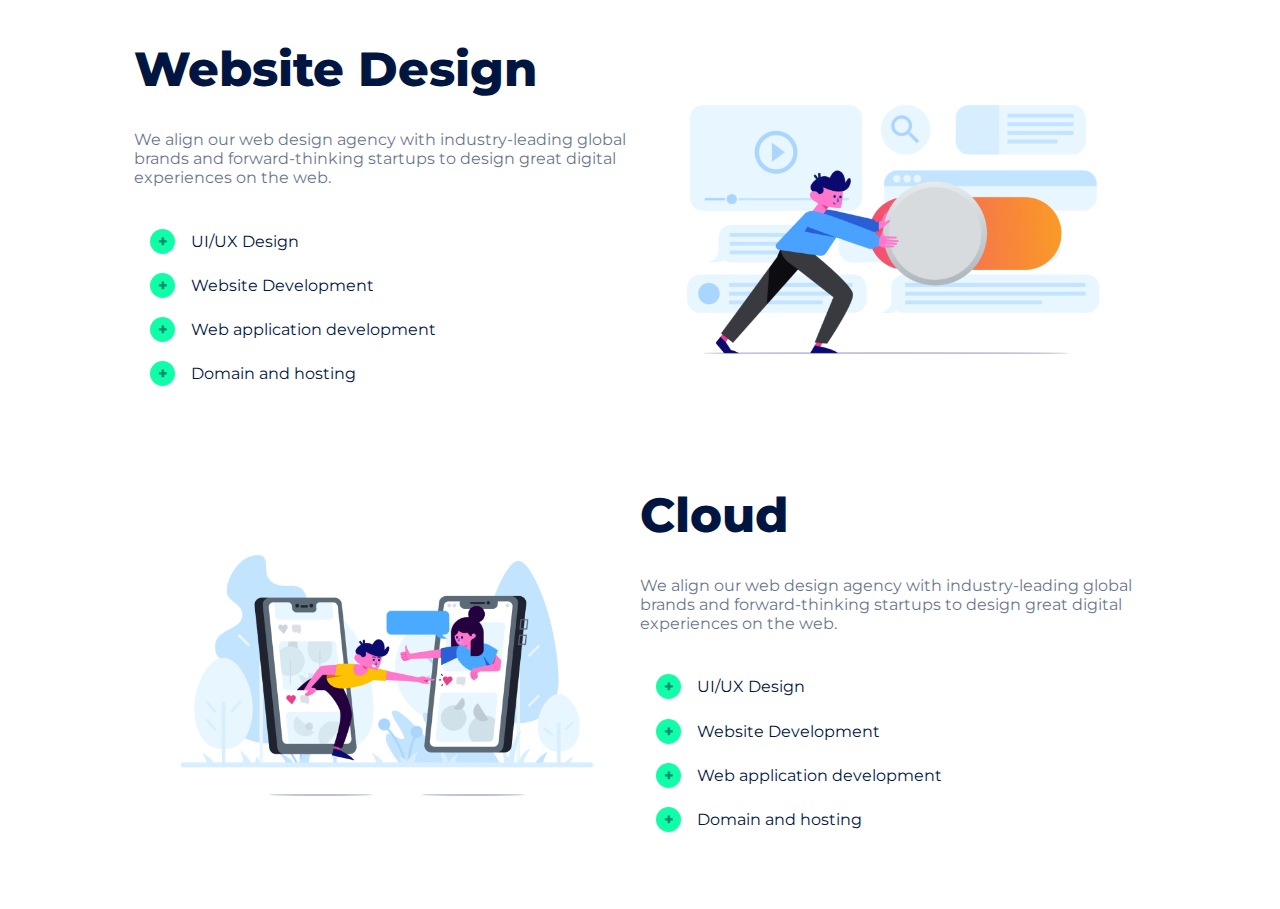
<file: index.html>
<!DOCTYPE html>
<html lang="en">
  <head>
    <title>Document</title>
    <style></style>
    <link rel="stylesheet" href="style.css" />
  </head>
  <body>
    <div class="main">
      <div class="container">
        <div class="left">
          <div class="heading">Website Design</div>
          <div class="description">
            We align our web design agency with industry-leading global brands
            and forward-thinking startups to design great digital experiences on
            the web.
          </div>
          <div class="point-container">
            <div class="point">
              <span class="bullet">+</span>
              <span>UI/UX Design</span>
            </div>
            <div class="point">
              <span class="bullet">+</span>
              <span>Website Development</span>
            </div>
            <div class="point">
              <span class="bullet">+</span>
              <span>Web application development</span>
            </div>
            <div class="point">
              <span class="bullet">+</span>
              <span>Domain and hosting</span>
            </div>
          </div>
        </div>
        <div class="right"><img src="1.png" /></div>
      </div>
    </div>

    <!-- 2 -->

    <div class="main">
      <div class="container2">
        <div class="left">
          <div class="heading">Cloud</div>
          <div class="description">
            We align our web design agency with industry-leading global brands
            and forward-thinking startups to design great digital experiences on
            the web.
          </div>
          <div class="point-container">
            <div class="point">
              <span class="bullet">+</span>
              <span>UI/UX Design</span>
            </div>
            <div class="point">
              <span class="bullet">+</span>
              <span>Website Development</span>
            </div>
            <div class="point">
              <span class="bullet">+</span>
              <span>Web application development</span>
            </div>
            <div class="point">
              <span class="bullet">+</span>
              <span>Domain and hosting</span>
            </div>
          </div>
        </div>
        <div class="right"><img src="2.png" /></div>
      </div>
    </div>
  </body>
</html>
</file>
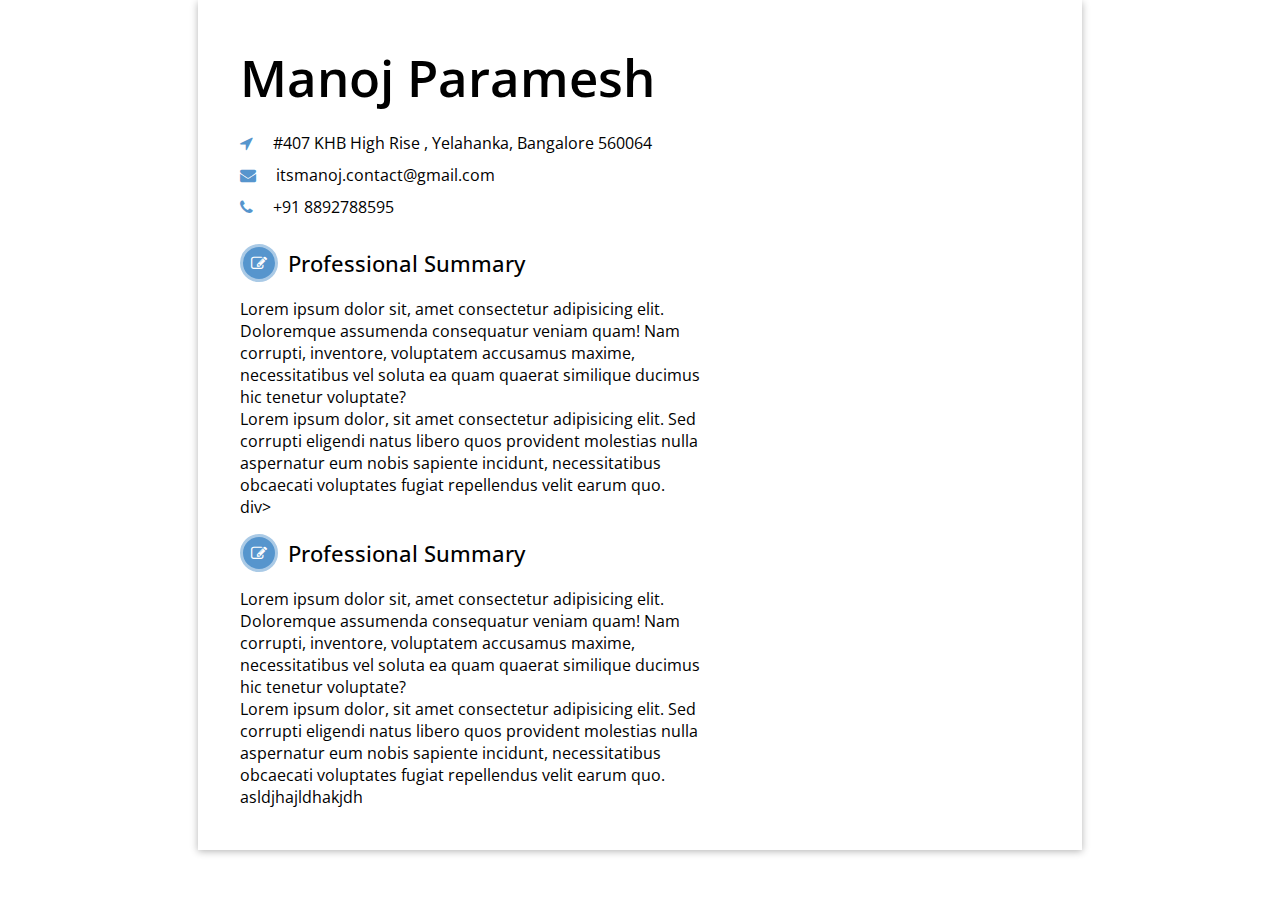
<file: resume/index.html>
<!DOCTYPE html>
<html>
  <head>
    <link rel="stylesheet" href="style.css" />
    <link
      rel="stylesheet"
      href="https://cdnjs.cloudflare.com/ajax/libs/font-awesome/4.3.0/css/font-awesome.min.css"
    />
  </head>
  <body>
    <div class="container">
      <div class="page">
        <div class="section1">
          <div class="name">Manoj Paramesh</div>
          <div class="pdetails">
            <span><i class="fa fa-location-arrow iconBlue"></i></span>
            <span class="details"
              >#407 KHB High Rise , Yelahanka, Bangalore 560064</span
            >
          </div>
          <div class="pdetails">
            <span><i class="fa fa-envelope iconBlue"></i></span>
            <span class="details">itsmanoj.contact@gmail.com</span>
          </div>
          <div class="pdetails">
            <span><i class="fa fa-phone iconBlue"></i></span>
            <span class="details">+91 8892788595</span>
          </div>
        </div>

        <!-- section 2  -->

        <div class="wrapper">
          <div class="left">
            <div>
              <div class="heading">
                <span class="outerBlue">
                  <i class="fa fa-pencil-square-o white"></i>
                </span>
                <span class="subHeading">Professional Summary</span>
              </div>
              <div>
                <p>
                  Lorem ipsum dolor sit, amet consectetur adipisicing elit.
                  Doloremque assumenda consequatur veniam quam! Nam corrupti,
                  inventore, voluptatem accusamus maxime, necessitatibus vel
                  soluta ea quam quaerat similique ducimus hic tenetur
                  voluptate?
                </p>
                <p>
                  Lorem ipsum dolor, sit amet consectetur adipisicing elit. Sed
                  corrupti eligendi natus libero quos provident molestias nulla
                  aspernatur eum nobis sapiente incidunt, necessitatibus
                  obcaecati voluptates fugiat repellendus velit earum quo.
                </p>
              </div>
            </div>
            div>
              <div class="heading">
                <span class="outerBlue">
                  <i class="fa fa-pencil-square-o white"></i>
                </span>
                <span class="subHeading">Professional Summary</span>
              </div>
              <div>
                <p>
                  Lorem ipsum dolor sit, amet consectetur adipisicing elit.
                  Doloremque assumenda consequatur veniam quam! Nam corrupti,
                  inventore, voluptatem accusamus maxime, necessitatibus vel
                  soluta ea quam quaerat similique ducimus hic tenetur
                  voluptate?
                </p>
                <p>
                  Lorem ipsum dolor, sit amet consectetur adipisicing elit. Sed
                  corrupti eligendi natus libero quos provident molestias nulla
                  aspernatur eum nobis sapiente incidunt, necessitatibus
                  obcaecati voluptates fugiat repellendus velit earum quo.
                </p>
              </div>
            </div>
          </div>
          <div class="right">asldjhajldhakjdh</div>
        </div>
      </div>
    </div>
  </body>
</html>
</file>
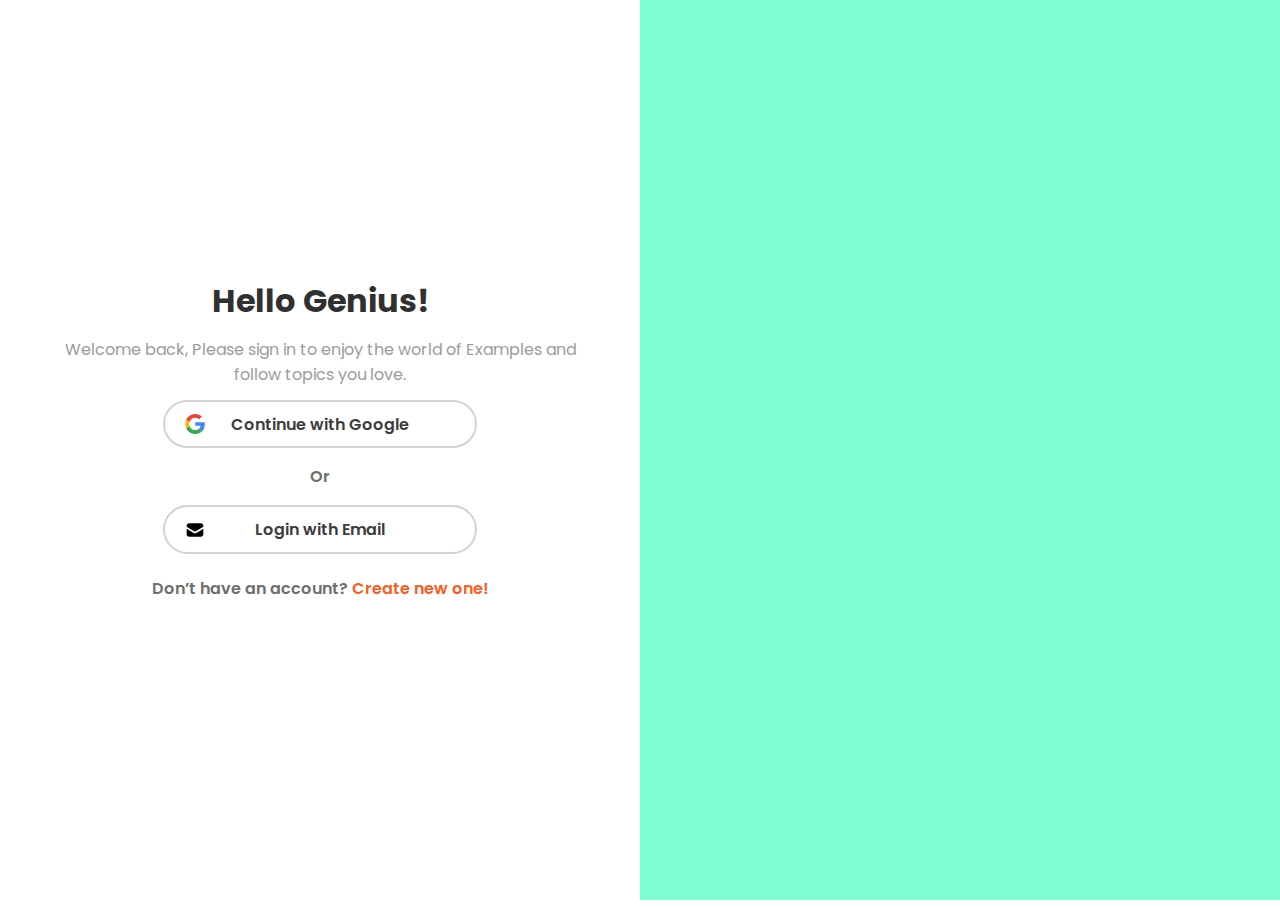
<file: 2.html>
<!DOCTYPE html>
<html lang="en">
  <head>
    <meta charset="UTF-8" />
    <meta http-equiv="X-UA-Compatible" content="IE=edge" />
    <meta name="viewport" content="width=device-width, initial-scale=1.0" />
    <title>Document</title>
    <link rel="stylesheet" href="2_style.css" />
  </head>
  <body>
    <div class="main">
      <div class="container">
        <div class="left">
          <div class="left-child">
            <div class="heading">Hello Genius!</div>
            <div class="description">
              Welcome back, Please sign in to enjoy the world of Examples and
              follow topics you love.
            </div>

            <div class="buttonContainer">
              <div class="google">
                <img src="google-icon.svg" />
                Continue with Google
              </div>
              <div class="or">Or</div>
              <div class="login">
                <img src="envelope-alt.svg" />
                Login with Email
              </div>
            </div>
            <div class="no_account">
              Don’t have an account?
              <span class="orange"> Create new one!</span>
            </div>
          </div>
        </div>
        <div class="right">
          <video class="video" muted="true" loop autoplay>
            <source
              src="https://examplesonly-dev.s3.ap-south-1.amazonaws.com/static_files/login_video_16_9_compressed.mp4#t=0.1"
              type="video/mp4"
            />
          </video>
        </div>
      </div>
    </div>
  </body>
</html>
</file>
<file: style.css>
@import url("https://fonts.googleapis.com/css2?family=Montserrat:wght@300;400;500;700;800&display=swap");

body {
  font-family: "Montserrat", sans-serif;
}

.main {
  display: flex;
  justify-content: center;
}

.container {
  width: 80%;
  display: flex;
  margin: 2em 0;
}

.container2 {
  width: 80%;
  display: flex;
  margin: 2em 0;
  flex-direction: row-reverse;
}

.left,
.right {
  width: 50%;
}

.right img {
  max-width: 100%;
}

.heading {
  color: #001641;
  font-weight: 800;
  font-size: 3em;
}

.description {
  color: #001641;
  opacity: 0.6;
  margin-top: 2em;
}

.point-container {
  padding-top: 2em;
}

.point {
  display: flex;
  align-items: center;
  padding: 0.6em 0;
  margin-left: 1em;
  font-weight: 400;
  color: #001641;
}

.bullet {
  width: 25px;
  height: 25px;
  border-radius: 50%;
  background-color: #10fea8;
  color: rgba(0, 22, 65, 0.5);
  margin-right: 1em;
  display: flex;
  justify-content: center;
  align-items: center;
  font-weight: 800;
}
</file>
<file: resume/style.css>
@import url("https://fonts.googleapis.com/css2?family=Open+Sans&display=swap");

* {
  margin: 0;
  padding: 0;
}

body {
  font-family: "Open Sans", sans-serif;
}

:root {
  --blue: #5695cd;
  --blueLight: #aacae6;
  --white: white;
}

.container {
  display: flex;
  justify-content: center;
  height: 100%;
}

.page {
  width: 800px;
  height: 100%;
  padding: 2.6em;
  box-shadow: 0 0.5mm 2mm rgb(0 0 0 / 30%);
}

.name {
  font-size: 3.2em;
  font-weight: 600;
  margin-bottom: 0.4em;
}

.pdetails {
  margin-bottom: 10px;
}

.iconBlue {
  color: var(--blue);
}

.details {
  margin-left: 1em;
}

.wrapper {
  width: 100%;
  display: flex;
}
.left {
  width: 60%;
}
.right {
  width: 40%;
}

.heading {
  display: flex;
  align-items: center;
  margin: 1em 0;
}

.outerBlue {
  width: 2em;
  height: 2em;
  background-color: var(--blue);
  border: 3px solid var(--blueLight);
  border-radius: 50%;
  display: flex;
  align-items: center;
  justify-content: center;
  color: white;
  margin-right: 0.6em;
}

.subHeading {
  font-size: 1.4em;
  font-weight: 500;
}
</file>
<file: 2_style.css>
@import url("https://fonts.googleapis.com/css2?family=Poppins:wght@300;400;500;600;700;800&display=swap");

body {
  font-family: "Poppins", sans-serif;
  margin: 0;
}

.main {
  height: 100%;
}

.container {
  display: flex;
}

.left,
.right {
  width: 50%;
}

.left {
  height: 100vh;
  background-color: white;
}

.right {
  height: 100vh;
  background-color: aquamarine;
}

.heading {
  font-weight: 700;
  font-size: 2em;
  text-align: center;
  color: #303030;
}

.description {
  margin: 0.8em 0;
  color: #9c9c9c;
  font-weight: 400;
  text-align: center;
}

.or {
  margin: 1em 0;
  color: #6d6d6d;
  font-weight: 600;
  text-align: center;
}

.left-child {
  display: flex;
  justify-content: center;
  flex-direction: column;
  align-items: center;
  width: 80%;
  margin: auto;
  height: 100%;
}

.no_account {
  margin: 1.4em 0;
  font-weight: 600;
  color: #6d6d6d;
}

.orange {
  color: #fc5b1e;
}

/* buttons */

.buttonContainer {
  display: flex;
  flex-direction: column;
  justify-content: center;
  align-items: center;
  position: relative;
}

.google,
.login {
  position: relative;
  color: #3c3c3c;
  font-weight: 600;
  width: 100%;
  padding: 0.6em 2em;
  border: 2px solid lightgray;
  text-align: center;
  border-radius: 26px;
}

.google img,
.login img {
  position: absolute;
  max-width: 100%;
  width: 20px;
  height: 20px;
  left: 20px;
  top: 50%;
  transform: translateY(-50%);
}

.video {
  width: 100%;
  height: 100%;
  object-fit: cover;
}
</file>
